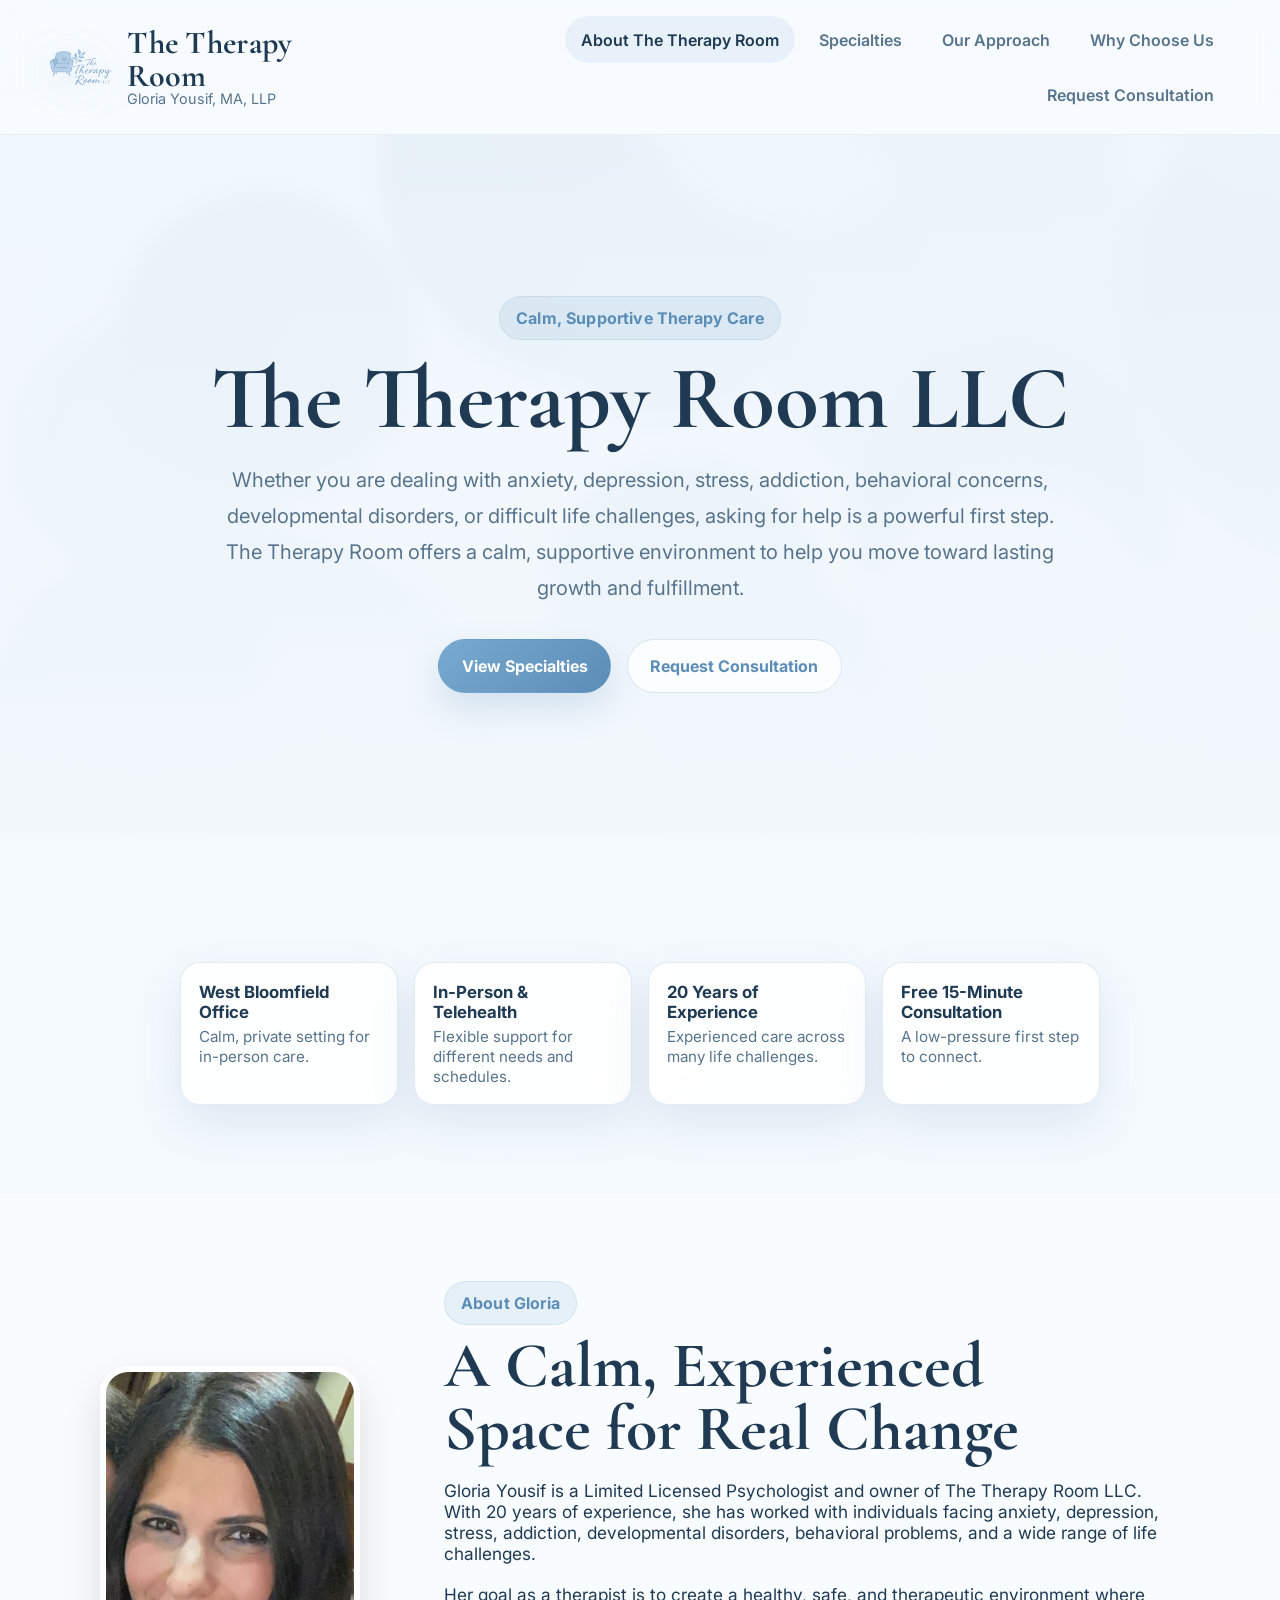
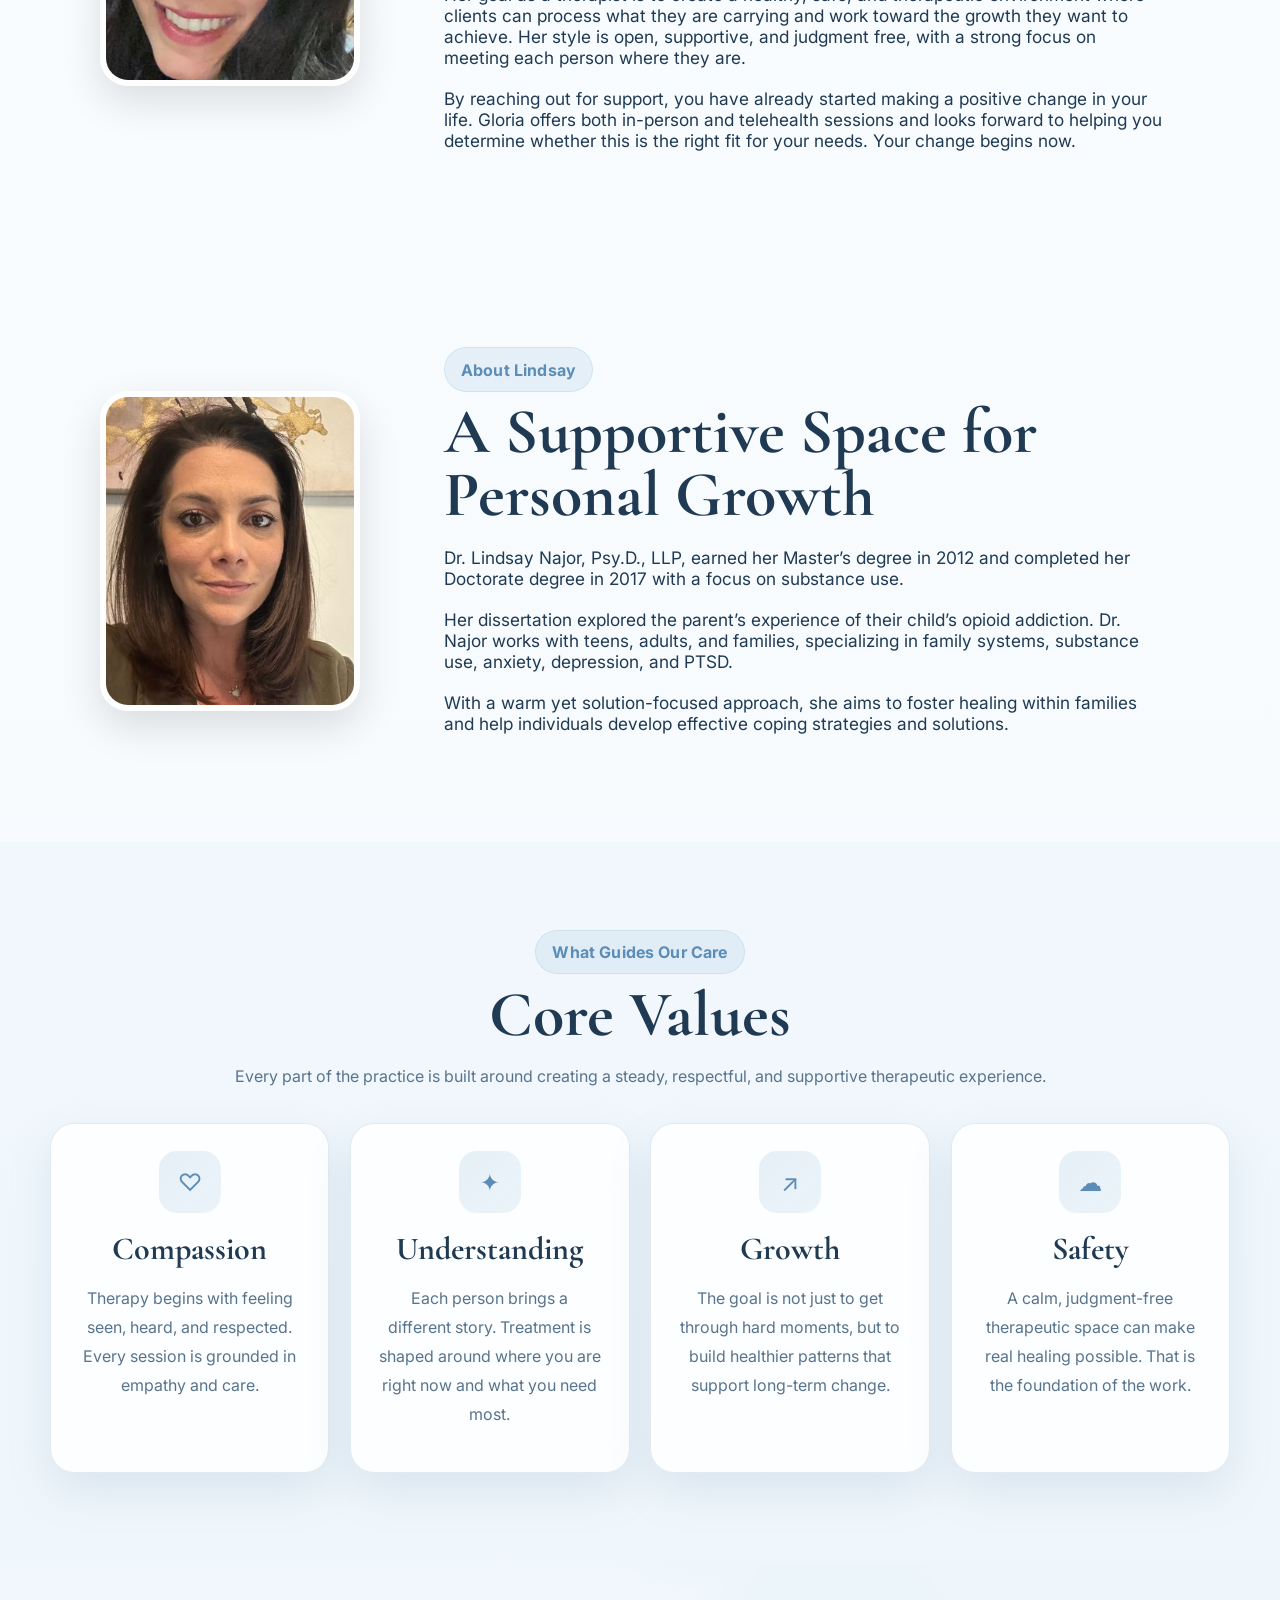
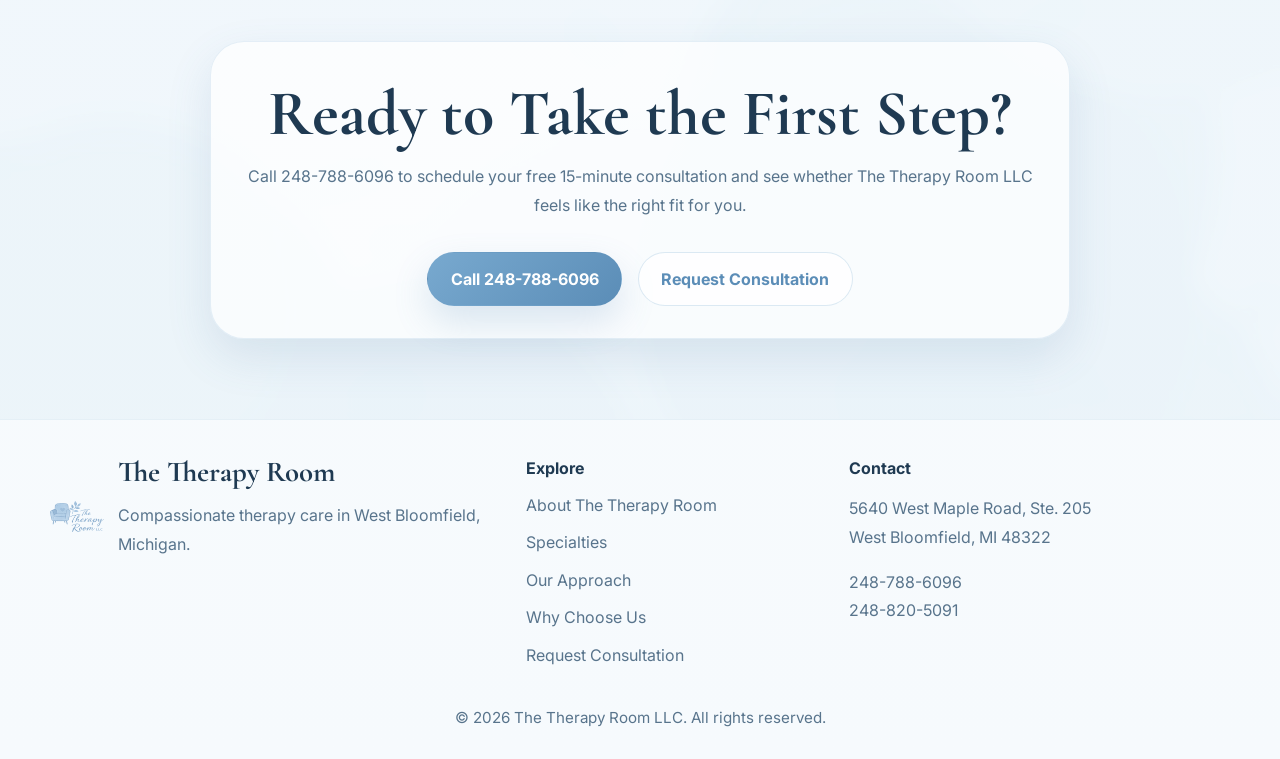
<file: index.html>
<!DOCTYPE html>
<html lang="en">
<head>
<meta name="google-site-verification" content="6MJzPszgKAYPvbZtDSgkkbFFVV6pE03hGBooeOqY4LU" />  <meta charset="UTF-8" />
  <meta name="viewport" content="width=device-width, initial-scale=1.0" />
  <title>The Therapy Room LLC</title>
  <meta name="description" content="The Therapy Room LLC offers calm, compassionate therapy care in West Bloomfield with in-person and telehealth support." />
  <link rel="icon" type="image/png" href="/assets/logo.png">
  <link rel="apple-touch-icon" href="/assets/logo.png">
  <meta property="og:image" content="/assets/logo.png">
  <link rel="icon" type="image/png" href="assets/favicon.png" />
  <link rel="preconnect" href="https://fonts.googleapis.com">
  <link rel="preconnect" href="https://fonts.gstatic.com" crossorigin>
  <link href="https://fonts.googleapis.com/css2?family=Cormorant+Garamond:wght@500;600;700&family=Inter:wght@400;500;600;700;800&display=swap" rel="stylesheet">
  <link rel="stylesheet" href="styles.css" />
</head>
<body>
  <header class="site-header">
    <div class="container nav-wrap">
      <a class="brand" href="/">
        <img src="assets/logo.png" alt="The Therapy Room LLC logo" />
        <div class="brand-text">
          <strong>The Therapy Room</strong>
          <span>Gloria Yousif, MA, LLP</span>
        </div>
      </a>
      <button class="mobile-toggle" type="button" aria-label="Open menu" data-nav-toggle>
        ☰
      </button>
      <nav class="nav-links" data-nav-links>
        <a href="/" class="active">About The Therapy Room</a><a href="/specialties/" class="">Specialties</a><a href="/our-approach/" class="">Our Approach</a><a href="/why-choose-us/" class="">Why Choose Us</a><a href="/request-consultation/" class="">Request Consultation</a>
      </nav>
    </div>
  </header>

  <main>
    <section class="hero ">
      <div class="hero-media"><img src="assets/home-bg.jpg" alt="" /></div>
      <div class="hero-overlay"></div>
      <div class="container hero-inner">
        <div class="badge reveal">Calm, Supportive Therapy Care</div>
        <h1 class="reveal">The Therapy Room LLC</h1>
        <p class="lead reveal">Whether you are dealing with anxiety, depression, stress, addiction, behavioral concerns, developmental disorders, or difficult life challenges, asking for help is a powerful first step. The Therapy Room offers a calm, supportive environment to help you move toward lasting growth and fulfillment.</p>
        <div class="actions reveal"><a class="btn btn-primary" href="/specialties/">View Specialties</a><a class="btn btn-secondary" href="/request-consultation/">Request Consultation</a></div>
      </div>
    </section>

    <section class="section">
      <div class="container">
        <div class="highlights">
          <div class="highlight reveal"><strong>West Bloomfield Office</strong><span>Calm, private setting for in-person care.</span></div>
          <div class="highlight reveal"><strong>In-Person & Telehealth</strong><span>Flexible support for different needs and schedules.</span></div>
          <div class="highlight reveal"><strong>20 Years of Experience</strong><span>Experienced care across many life challenges.</span></div>
          <div class="highlight reveal"><strong>Free 15-Minute Consultation</strong><span>A low-pressure first step to connect.</span></div>
        </div>
      </div>
    </section>

    <section class="section soft">
      <div class="container therapist-profile">
        <div class="therapist-photo reveal">
          <img src="assets/gloria.jpg" alt="Gloria Yousif, MA, LLP">
        </div>
        <div class="therapist-text centered-copy">
          <div class="section-header reveal">
            <div class="badge">About Gloria</div>
            <h2 class="section-title">A Calm, Experienced Space for Real Change</h2>
          </div>
          <p class="reveal">Gloria Yousif is a Limited Licensed Psychologist and owner of The Therapy Room LLC. With 20 years of experience, she has worked with individuals facing anxiety, depression, stress, addiction, developmental disorders, behavioral problems, and a wide range of life challenges.</p>
          <p class="reveal">Her goal as a therapist is to create a healthy, safe, and therapeutic environment where clients can process what they are carrying and work toward the growth they want to achieve. Her style is open, supportive, and judgment free, with a strong focus on meeting each person where they are.</p>
          <p class="reveal">By reaching out for support, you have already started making a positive change in your life. Gloria offers both in-person and telehealth sessions and looks forward to helping you determine whether this is the right fit for your needs. Your change begins now.</p>
        </div>
      </div>
    </section>

    <section class="section soft">
      <div class="container therapist-profile">
        <div class="therapist-photo reveal">
          <img src="assets/lindsay.jpg" alt="Dr. Lindsay Najor, Psy.D., LLP">
        </div>
        <div class="therapist-text centered-copy">
          <div class="section-header reveal">
            <div class="badge">About Lindsay</div>
            <h2 class="section-title">A Supportive Space for Personal Growth</h2>
          </div>
          <p class="reveal">Dr. Lindsay Najor, Psy.D., LLP, earned her Master’s degree in 2012 and completed her Doctorate degree in 2017 with a focus on substance use.</p>
          <p class="reveal">Her dissertation explored the parent’s experience of their child’s opioid addiction. Dr. Najor works with teens, adults, and families, specializing in family systems, substance use, anxiety, depression, and PTSD.</p>
          <p class="reveal">With a warm yet solution-focused approach, she aims to foster healing within families and help individuals develop effective coping strategies and solutions.</p>
        </div>
      </div>
    </section>

    <section class="section">
      <div class="container">
        <div class="section-header reveal">
          <div class="badge">What Guides Our Care</div>
          <h2 class="section-title">Core Values</h2>
          <p>Every part of the practice is built around creating a steady, respectful, and supportive therapeutic experience.</p>
        </div>
        <div class="grid-4">
          <article class="card reveal"><div class="icon">♡</div><h3>Compassion</h3><p>Therapy begins with feeling seen, heard, and respected. Every session is grounded in empathy and care.</p></article>
          <article class="card reveal"><div class="icon">✦</div><h3>Understanding</h3><p>Each person brings a different story. Treatment is shaped around where you are right now and what you need most.</p></article>
          <article class="card reveal"><div class="icon">↗</div><h3>Growth</h3><p>The goal is not just to get through hard moments, but to build healthier patterns that support long-term change.</p></article>
          <article class="card reveal"><div class="icon">☁</div><h3>Safety</h3><p>A calm, judgment-free therapeutic space can make real healing possible. That is the foundation of the work.</p></article>
        </div>
      </div>
    </section>

    <section class="cta-band">
      <div class="container">
        <div class="cta-box reveal">
          <h2 class="section-title">Ready to Take the First Step?</h2>
          <p class="body-text">Call 248-788-6096 to schedule your free 15-minute consultation and see whether The Therapy Room LLC feels like the right fit for you.</p>
          <div class="actions"><a class="btn btn-primary" href="tel:2487886096">Call 248-788-6096</a><a class="btn btn-secondary" href="/request-consultation/">Request Consultation</a></div>
        </div>
      </div>
    </section>
  </main>

  <footer class="footer">
    <div class="container footer-grid">
      <div>
        <div class="footer-brand">
          <img src="assets/logo.png" alt="The Therapy Room LLC logo" />
          <div>
            <strong>The Therapy Room</strong>
            <p>Compassionate therapy care in West Bloomfield, Michigan.</p>
          </div>
        </div>
      </div>
      <div>
        <h4>Explore</h4>
        <div class="footer-links"><a href="/">About The Therapy Room</a><a href="/specialties/">Specialties</a><a href="/our-approach/">Our Approach</a><a href="/why-choose-us/">Why Choose Us</a><a href="/request-consultation/">Request Consultation</a></div>
      </div>
      <div>
        <h4>Contact</h4>
        <p>5640 West Maple Road, Ste. 205<br>West Bloomfield, MI 48322</p>
        <p><a href="tel:2487886096">248-788-6096</a><br><a href="tel:2488205091">248-820-5091</a></p>
      </div>
    </div>
    <div class="container copyright">© 2026 The Therapy Room LLC. All rights reserved.</div>
  </footer>

  <script src="script.js"></script>
</body>
</html>
</file>
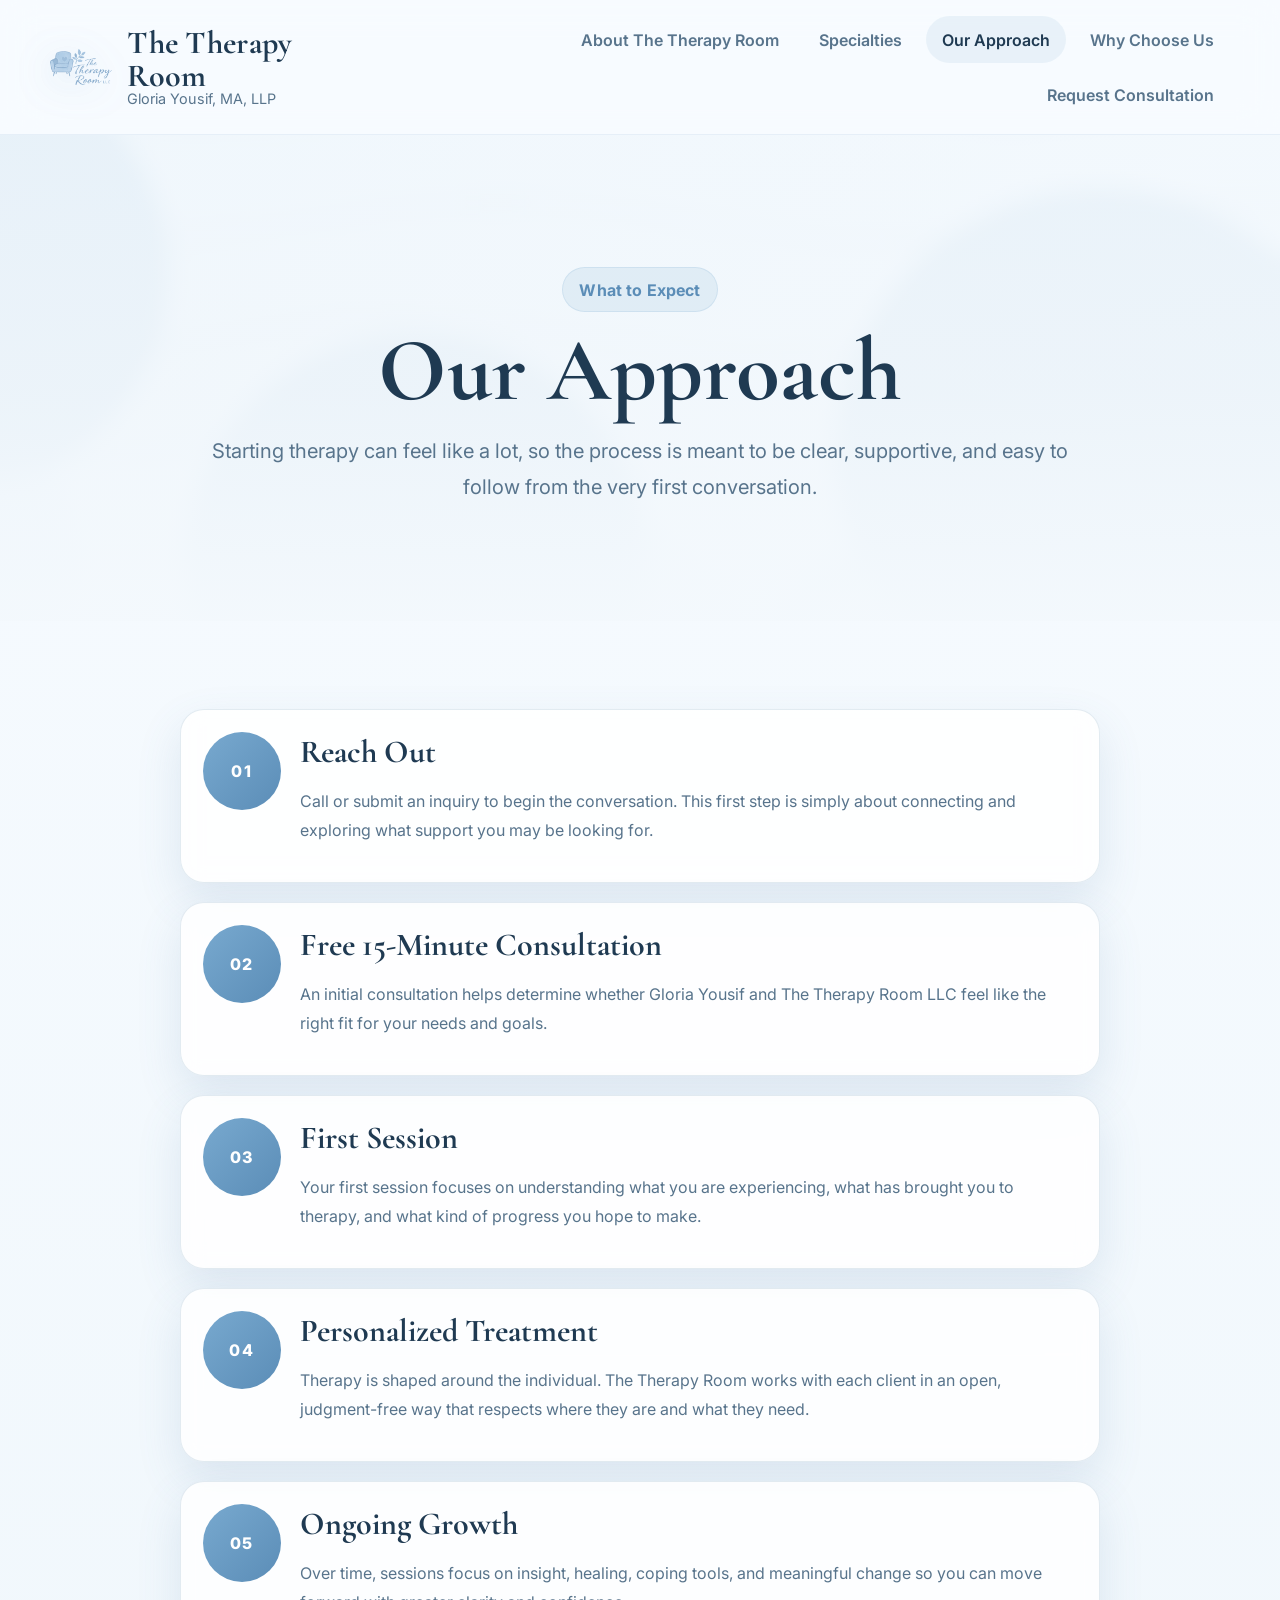
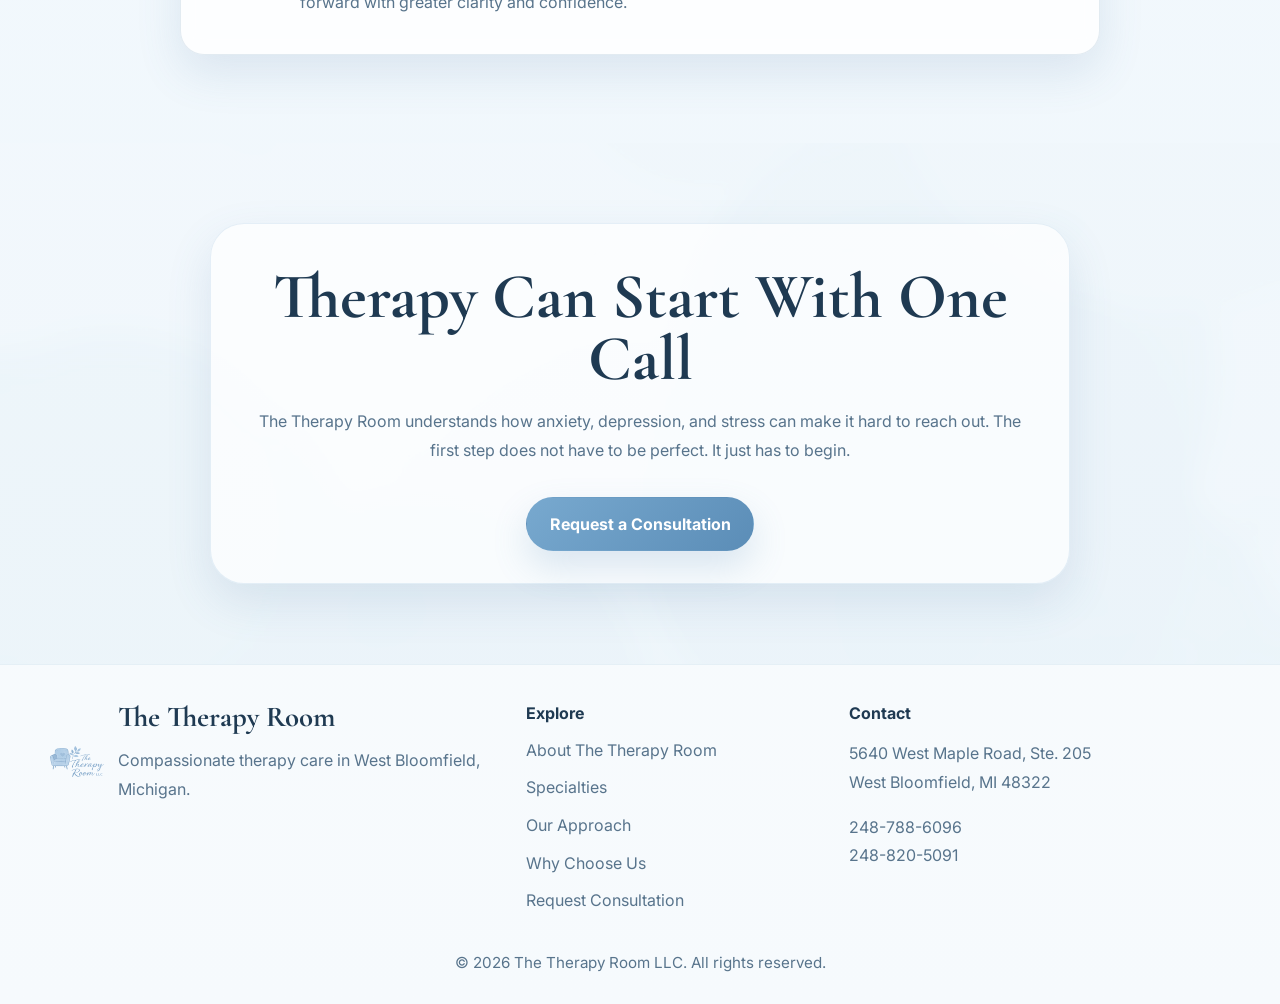
<file: our-approach/index.html>
<!DOCTYPE html>
<html lang="en">
<head>
  <meta charset="UTF-8" />
  <meta name="viewport" content="width=device-width, initial-scale=1.0" />
  <title>Our Approach | The Therapy Room LLC</title>
  <meta name="description" content="The Therapy Room LLC offers calm, compassionate therapy care in West Bloomfield with in-person and telehealth support." />
  <link rel="icon" type="image/png" href="../assets/favicon.png" />
  <link rel="preconnect" href="https://fonts.googleapis.com">
  <link rel="preconnect" href="https://fonts.gstatic.com" crossorigin>
  <link href="https://fonts.googleapis.com/css2?family=Cormorant+Garamond:wght@500;600;700&family=Inter:wght@400;500;600;700;800&display=swap" rel="stylesheet">
  <link rel="stylesheet" href="../styles.css" />
</head>
<body>
  <header class="site-header">
    <div class="container nav-wrap">
      <a class="brand" href="/">
        <img src="../assets/logo.png" alt="The Therapy Room LLC logo" />
        <div class="brand-text">
          <strong>The Therapy Room</strong>
          <span>Gloria Yousif, MA, LLP</span>
        </div>
      </a>
      <button class="mobile-toggle" type="button" aria-label="Open menu" data-nav-toggle>
        ☰
      </button>
      <nav class="nav-links" data-nav-links>
        <a href="/" class="">About The Therapy Room</a><a href="/specialties/" class="">Specialties</a><a href="/our-approach/" class="active">Our Approach</a><a href="/why-choose-us/" class="">Why Choose Us</a><a href="/request-consultation/" class="">Request Consultation</a>
      </nav>
    </div>
  </header>

  <main>
    <section class="hero compact">
      <div class="hero-media"><img src="../assets/approach-bg.jpg" alt="" /></div>
      <div class="hero-overlay"></div>
      <div class="container hero-inner">
        <div class="badge reveal">What to Expect</div>
        <h1 class="reveal">Our Approach</h1>
        <p class="lead reveal">Starting therapy can feel like a lot, so the process is meant to be clear, supportive, and easy to follow from the very first conversation.</p>
        
      </div>
    </section>
    
<section class="section">
  <div class="container">
    <div class="timeline">
      <article class="timeline-step reveal"><div class="timeline-number">01</div><div><h3>Reach Out</h3><p>Call or submit an inquiry to begin the conversation. This first step is simply about connecting and exploring what support you may be looking for.</p></div></article>
      <article class="timeline-step reveal"><div class="timeline-number">02</div><div><h3>Free 15-Minute Consultation</h3><p>An initial consultation helps determine whether Gloria Yousif and The Therapy Room LLC feel like the right fit for your needs and goals.</p></div></article>
      <article class="timeline-step reveal"><div class="timeline-number">03</div><div><h3>First Session</h3><p>Your first session focuses on understanding what you are experiencing, what has brought you to therapy, and what kind of progress you hope to make.</p></div></article>
      <article class="timeline-step reveal"><div class="timeline-number">04</div><div><h3>Personalized Treatment</h3><p>Therapy is shaped around the individual. The Therapy Room works with each client in an open, judgment-free way that respects where they are and what they need.</p></div></article>
      <article class="timeline-step reveal"><div class="timeline-number">05</div><div><h3>Ongoing Growth</h3><p>Over time, sessions focus on insight, healing, coping tools, and meaningful change so you can move forward with greater clarity and confidence.</p></div></article>
    </div>
  </div>
</section>
<section class="cta-band">
  <div class="container"><div class="cta-box reveal"><h2 class="section-title">Therapy Can Start With One Call</h2><p class="body-text">The Therapy Room understands how anxiety, depression, and stress can make it hard to reach out. The first step does not have to be perfect. It just has to begin.</p><div class="actions"><a class="btn btn-primary" href="/request-consultation/">Request a Consultation</a></div></div></div>
</section>

  </main>

  <footer class="footer">
    <div class="container footer-grid">
      <div>
        <div class="footer-brand">
          <img src="../assets/logo.png" alt="The Therapy Room LLC logo" />
          <div>
            <strong>The Therapy Room</strong>
            <p>Compassionate therapy care in West Bloomfield, Michigan.</p>
          </div>
        </div>
      </div>
      <div>
        <h4>Explore</h4>
        <div class="footer-links"><a href="/">About The Therapy Room</a><a href="/specialties/">Specialties</a><a href="/our-approach/">Our Approach</a><a href="/why-choose-us/">Why Choose Us</a><a href="/request-consultation/">Request Consultation</a></div>
      </div>
      <div>
        <h4>Contact</h4>
        <p>5640 West Maple Road, Ste. 205<br>West Bloomfield, MI 48322</p>
        <p><a href="tel:2487886096">248-788-6096</a><br><a href="tel:2488205091">248-820-5091</a></p>
      </div>
    </div>
    <div class="container copyright">© 2026 The Therapy Room LLC. All rights reserved.</div>
  </footer>

  <script src="../script.js"></script>
</body>
</html>
</file>
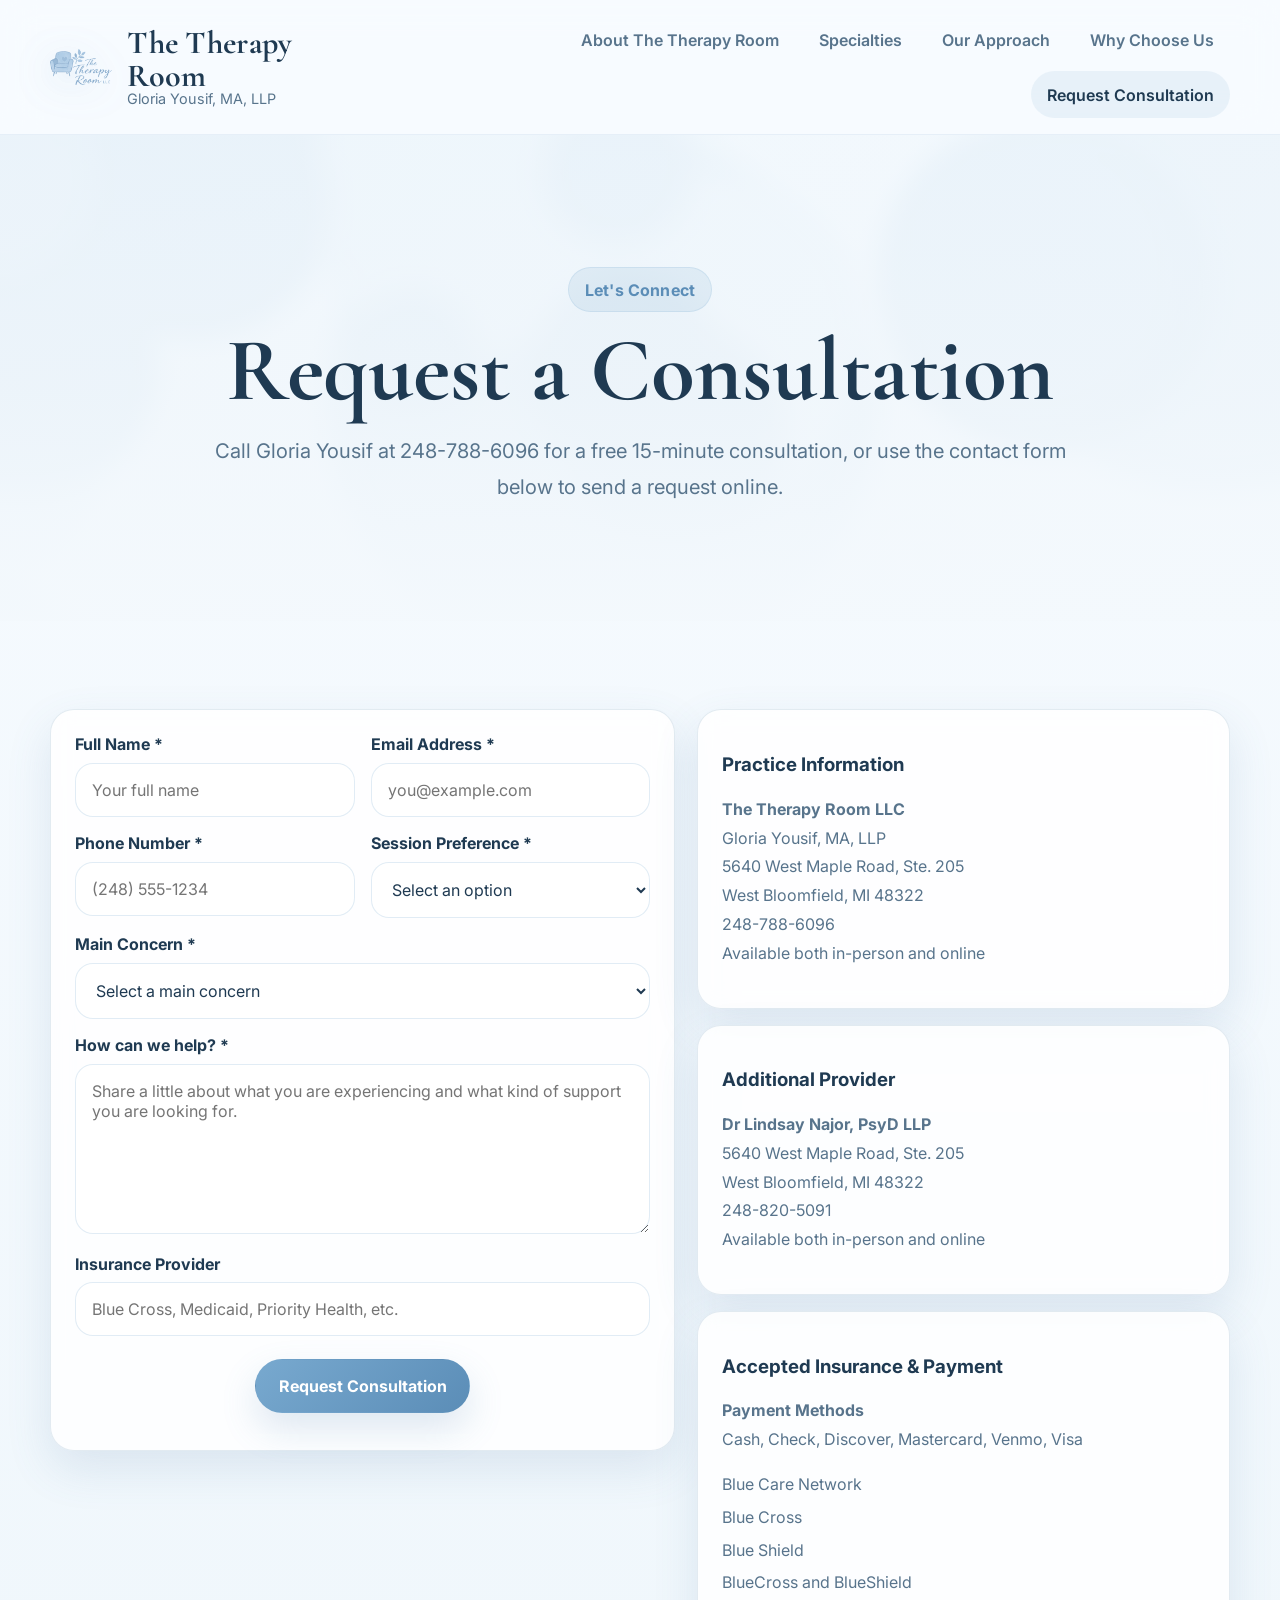
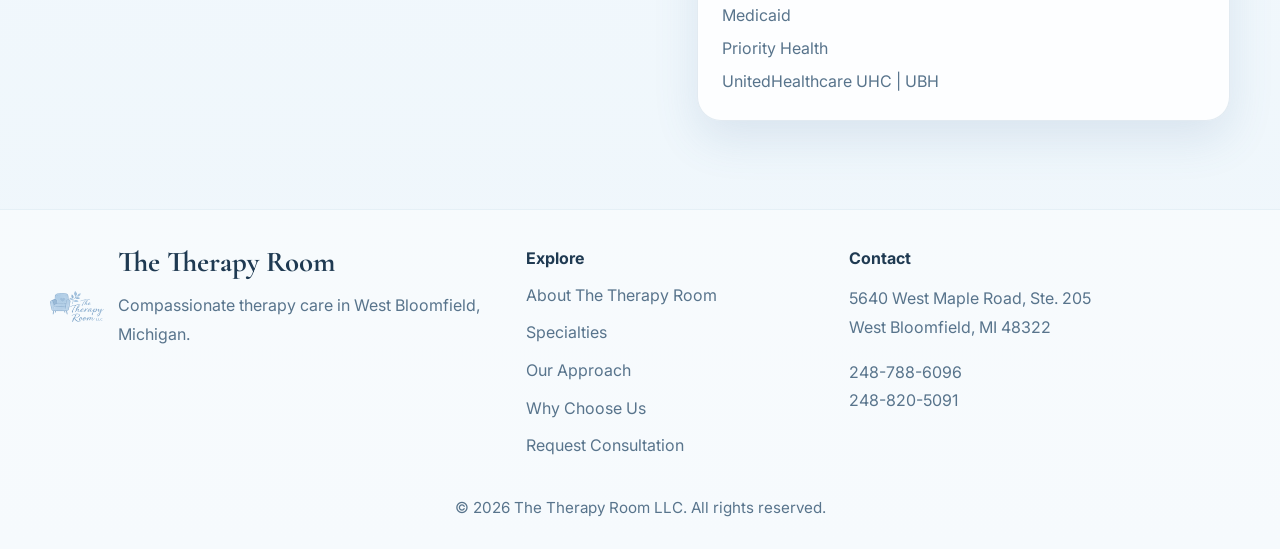
<file: request-consultation/index.html>
<!DOCTYPE html>
<html lang="en">
<head>
  <meta charset="UTF-8" />
  <meta name="viewport" content="width=device-width, initial-scale=1.0" />
  <title>Request Consultation | The Therapy Room LLC</title>
  <meta name="description" content="The Therapy Room LLC offers calm, compassionate therapy care in West Bloomfield with in-person and telehealth support." />
  <link rel="icon" type="image/png" href="../assets/favicon.png" />
  <link rel="preconnect" href="https://fonts.googleapis.com">
  <link rel="preconnect" href="https://fonts.gstatic.com" crossorigin>
  <link href="https://fonts.googleapis.com/css2?family=Cormorant+Garamond:wght@500;600;700&family=Inter:wght@400;500;600;700;800&display=swap" rel="stylesheet">
  <link rel="stylesheet" href="../styles.css" />
</head>
<body>
  <header class="site-header">
    <div class="container nav-wrap">
      <a class="brand" href="/">
        <img src="../assets/logo.png" alt="The Therapy Room LLC logo" />
        <div class="brand-text">
          <strong>The Therapy Room</strong>
          <span>Gloria Yousif, MA, LLP</span>
        </div>
      </a>
      <button class="mobile-toggle" type="button" aria-label="Open menu" data-nav-toggle>
        ☰
      </button>
      <nav class="nav-links" data-nav-links>
        <a href="/" class="">About The Therapy Room</a><a href="/specialties/" class="">Specialties</a><a href="/our-approach/" class="">Our Approach</a><a href="/why-choose-us/" class="">Why Choose Us</a><a href="/request-consultation/" class="active">Request Consultation</a>
      </nav>
    </div>
  </header>

  <main>
    <section class="hero compact">
      <div class="hero-media"><img src="../assets/contact-bg.jpg" alt="" /></div>
      <div class="hero-overlay"></div>
      <div class="container hero-inner">
        <div class="badge reveal">Let's Connect</div>
        <h1 class="reveal">Request a Consultation</h1>
        <p class="lead reveal">Call Gloria Yousif at 248-788-6096 for a free 15-minute consultation, or use the contact form below to send a request online.</p>
        
      </div>
    </section>
    
<section class="section">
  <div class="container contact-layout">
    <div class="form-panel reveal">
     <form action="https://formspree.io/f/xbdzykga" method="POST" data-contact-form>
        <input type="hidden" name="_subject" value="New Therapy Room consultation request" />
        <div class="field-grid">
          <div><label for="name">Full Name *</label><input id="name" name="name" required maxlength="100" placeholder="Your full name"></div>
          <div><label for="email">Email Address *</label><input type="email" id="email" name="email" required maxlength="255" placeholder="you@example.com"></div>
        </div>
        <div class="field-grid" style="margin-top:1rem;">
          <div><label for="phone">Phone Number *</label><input type="tel" id="phone" name="phone" required maxlength="20" placeholder="(248) 555-1234"></div>
          <div><label for="sessionPreference">Session Preference *</label><select id="sessionPreference" name="sessionPreference" required><option value="">Select an option</option><option>In Person</option><option>Telehealth</option><option>Open to Either</option></select></div>
        </div>
        <div style="margin-top:1rem;"><label for="concerns">Main Concern *</label><select id="concerns" name="concerns" required><option value="">Select a main concern</option><option>Anxiety</option><option>Depression</option><option>Stress</option><option>Addiction</option><option>Behavioral Concerns</option><option>Developmental Concerns</option><option>Life Challenges</option><option>Other</option></select></div>
        <div style="margin-top:1rem;"><label for="message">How can we help? *</label><textarea id="message" name="message" required maxlength="1000" placeholder="Share a little about what you are experiencing and what kind of support you are looking for."></textarea></div>
        <div style="margin-top:1rem;"><label for="insurance">Insurance Provider</label><input id="insurance" name="insurance" maxlength="120" placeholder="Blue Cross, Medicaid, Priority Health, etc."></div>
        <div class="actions" style="margin-top:1.4rem;"><button class="btn btn-primary" type="submit">Request Consultation</button></div>
        <div class="form-status" data-form-status></div>
  
      </form>
    </div>
    <div class="contact-stack">
      <article class="info-card reveal">
  <h3>Practice Information</h3>
  <p>
    <strong>The Therapy Room LLC</strong><br>
    Gloria Yousif, MA, LLP<br>
    5640 West Maple Road, Ste. 205<br>
    West Bloomfield, MI 48322<br>
    <a href="tel:2487886096">248-788-6096</a><br>
    Available both in-person and online
  </p>
</article>

<article class="info-card reveal">
  <h3>Additional Provider</h3>
  <p>
    <strong>Dr Lindsay Najor, PsyD LLP</strong><br>
    5640 West Maple Road, Ste. 205<br>
    West Bloomfield, MI 48322<br>
    <a href="tel:2488205091">248-820-5091</a><br>
    Available both in-person and online
  </p>
</article>
      <article class="info-card reveal"><h3>Accepted Insurance & Payment</h3><p><strong>Payment Methods</strong><br>Cash, Check, Discover, Mastercard, Venmo, Visa</p><ul class="clean"><li>Blue Care Network</li><li>Blue Cross</li><li>Blue Shield</li><li>BlueCross and BlueShield</li><li>Medicaid</li><li>Priority Health</li><li>UnitedHealthcare UHC | UBH</li></ul></article>
    </div>
  </div>
</section>

  </main>

  <footer class="footer">
    <div class="container footer-grid">
      <div>
        <div class="footer-brand">
          <img src="../assets/logo.png" alt="The Therapy Room LLC logo" />
          <div>
            <strong>The Therapy Room</strong>
            <p>Compassionate therapy care in West Bloomfield, Michigan.</p>
          </div>
        </div>
      </div>
      <div>
        <h4>Explore</h4>
        <div class="footer-links"><a href="/">About The Therapy Room</a><a href="/specialties/">Specialties</a><a href="/our-approach/">Our Approach</a><a href="/why-choose-us/">Why Choose Us</a><a href="/request-consultation/">Request Consultation</a></div>
      </div>
      <div>
        <h4>Contact</h4>
        <p>5640 West Maple Road, Ste. 205<br>West Bloomfield, MI 48322</p>
        <p><a href="tel:2487886096">248-788-6096</a><br><a href="tel:2488205091">248-820-5091</a></p>
      </div>
    </div>
    <div class="container copyright">© 2026 The Therapy Room LLC. All rights reserved.</div>
  </footer>

  <script src="../script.js"></script>
</body>
</html>
</file>
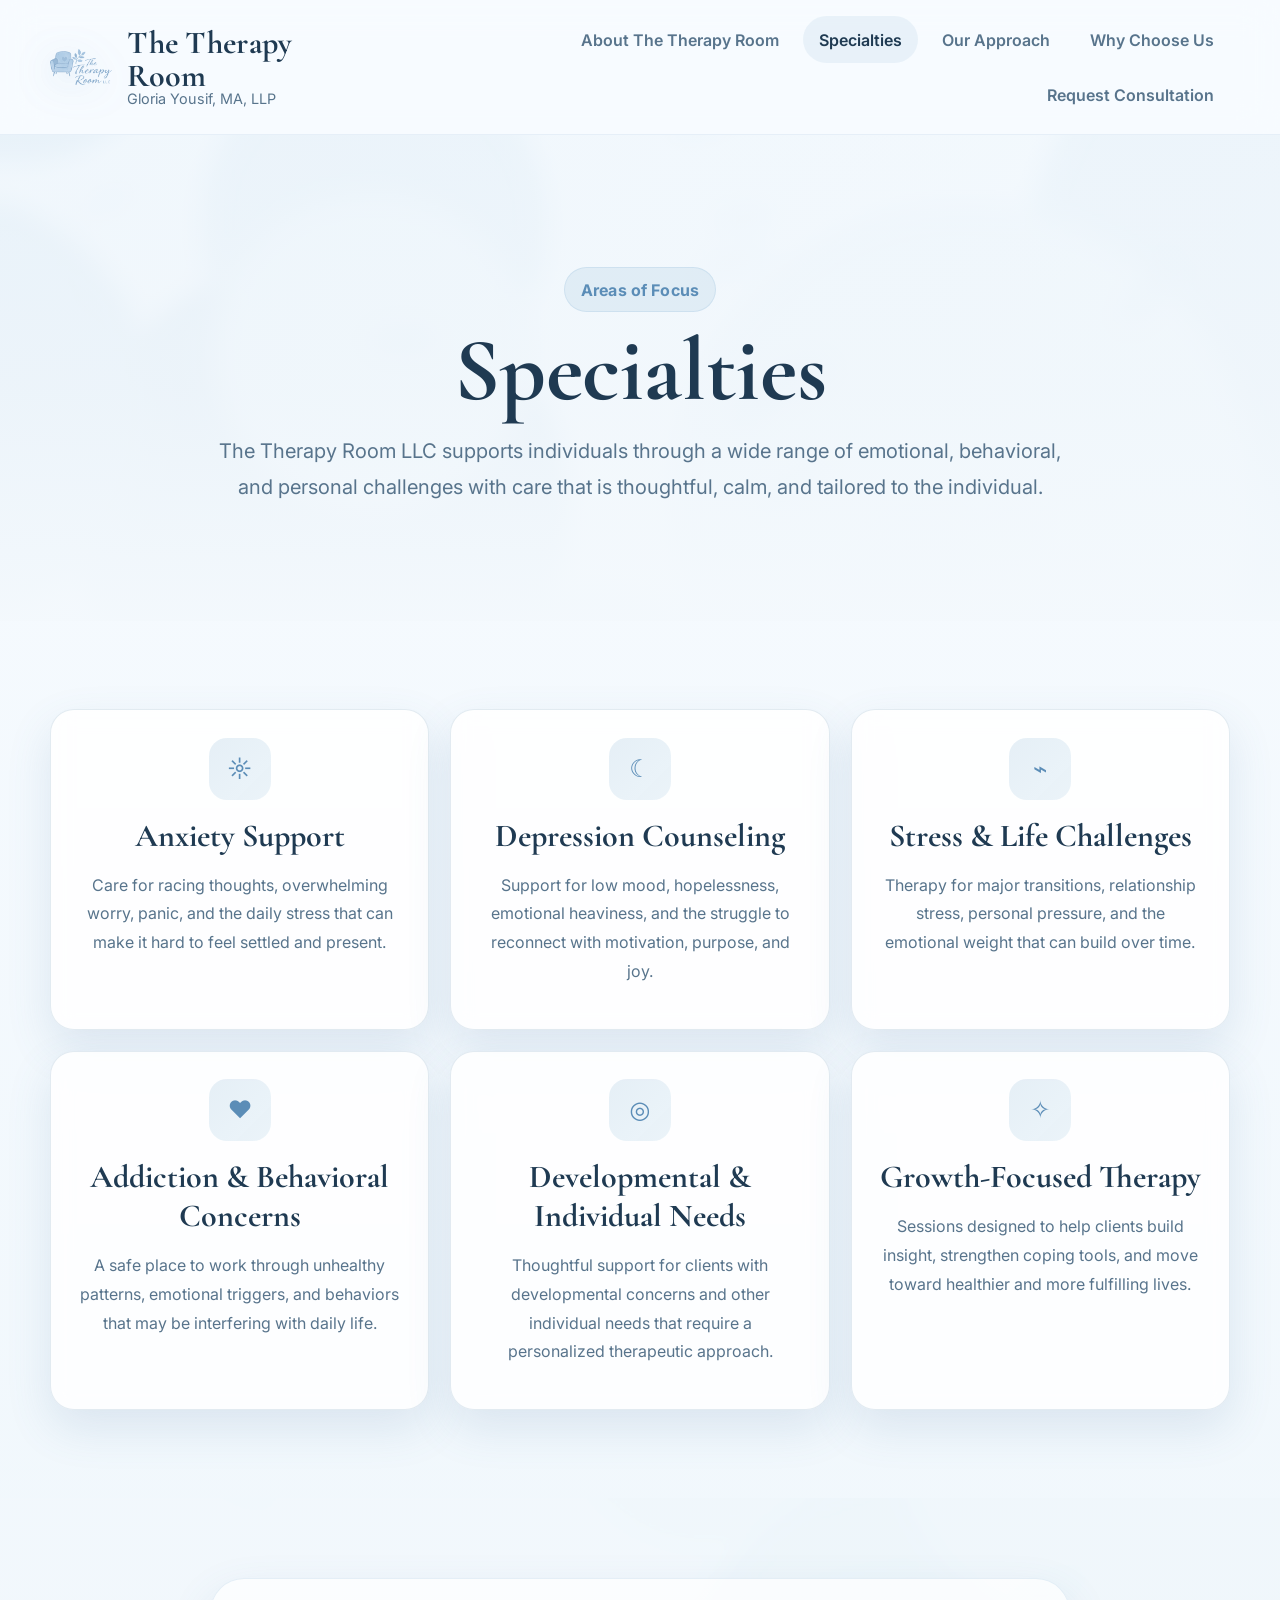
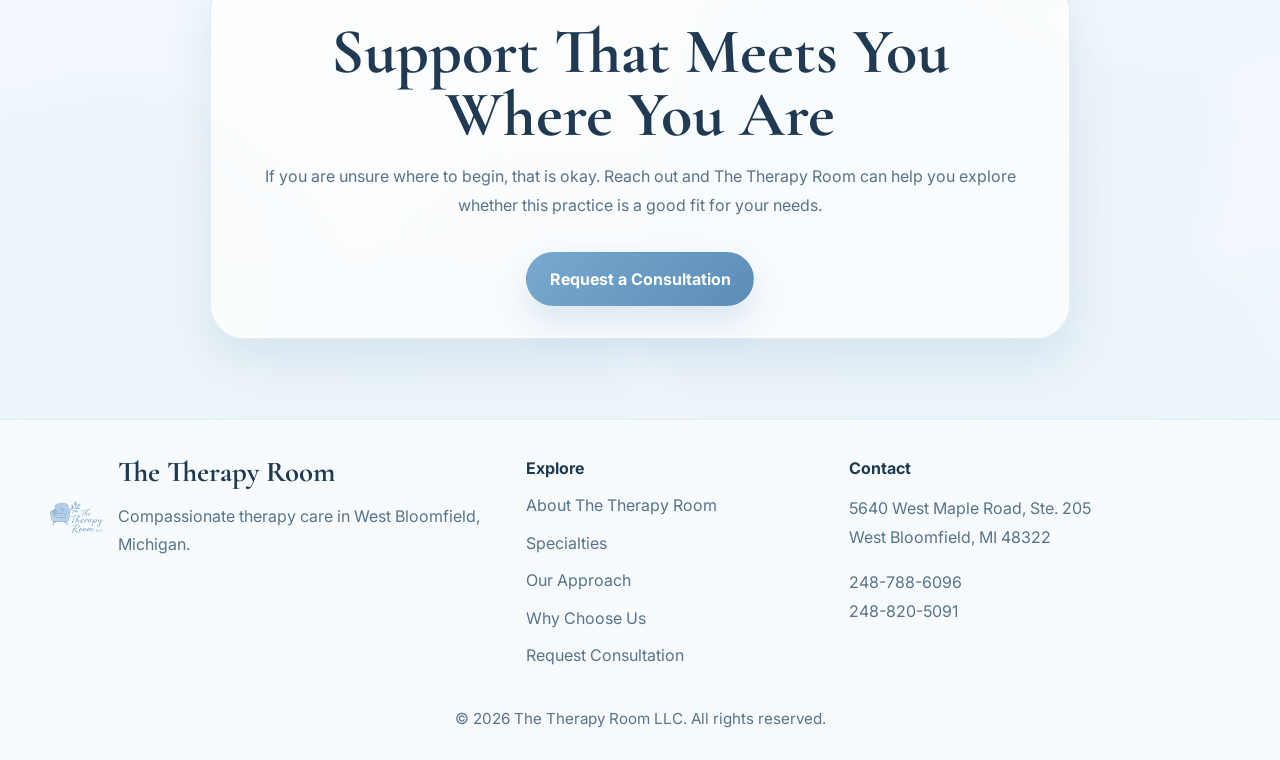
<file: specialties/index.html>
<!DOCTYPE html>
<html lang="en">
<head>
  <meta charset="UTF-8" />
  <meta name="viewport" content="width=device-width, initial-scale=1.0" />
  <title>Specialties | The Therapy Room LLC</title>
  <meta name="description" content="The Therapy Room LLC offers calm, compassionate therapy care in West Bloomfield with in-person and telehealth support." />
  <link rel="icon" type="image/png" href="../assets/favicon.png" />
  <link rel="preconnect" href="https://fonts.googleapis.com">
  <link rel="preconnect" href="https://fonts.gstatic.com" crossorigin>
  <link href="https://fonts.googleapis.com/css2?family=Cormorant+Garamond:wght@500;600;700&family=Inter:wght@400;500;600;700;800&display=swap" rel="stylesheet">
  <link rel="stylesheet" href="../styles.css" />
</head>
<body>
  <header class="site-header">
    <div class="container nav-wrap">
      <a class="brand" href="/">
        <img src="../assets/logo.png" alt="The Therapy Room LLC logo" />
        <div class="brand-text">
          <strong>The Therapy Room</strong>
          <span>Gloria Yousif, MA, LLP</span>
        </div>
      </a>
      <button class="mobile-toggle" type="button" aria-label="Open menu" data-nav-toggle>
        ☰
      </button>
      <nav class="nav-links" data-nav-links>
        <a href="/" class="">About The Therapy Room</a><a href="/specialties/" class="active">Specialties</a><a href="/our-approach/" class="">Our Approach</a><a href="/why-choose-us/" class="">Why Choose Us</a><a href="/request-consultation/" class="">Request Consultation</a>
      </nav>
    </div>
  </header>

  <main>
    <section class="hero compact">
      <div class="hero-media"><img src="../assets/specialties-bg.jpg" alt="" /></div>
      <div class="hero-overlay"></div>
      <div class="container hero-inner">
        <div class="badge reveal">Areas of Focus</div>
        <h1 class="reveal">Specialties</h1>
        <p class="lead reveal">The Therapy Room LLC supports individuals through a wide range of emotional, behavioral, and personal challenges with care that is thoughtful, calm, and tailored to the individual.</p>
        
      </div>
    </section>
    
<section class="section">
  <div class="container">
    <div class="grid-3">
      <article class="card reveal"><div class="icon">☼</div><h3>Anxiety Support</h3><p>Care for racing thoughts, overwhelming worry, panic, and the daily stress that can make it hard to feel settled and present.</p></article>
      <article class="card reveal"><div class="icon">☾</div><h3>Depression Counseling</h3><p>Support for low mood, hopelessness, emotional heaviness, and the struggle to reconnect with motivation, purpose, and joy.</p></article>
      <article class="card reveal"><div class="icon">⌁</div><h3>Stress & Life Challenges</h3><p>Therapy for major transitions, relationship stress, personal pressure, and the emotional weight that can build over time.</p></article>
      <article class="card reveal"><div class="icon">♥</div><h3>Addiction & Behavioral Concerns</h3><p>A safe place to work through unhealthy patterns, emotional triggers, and behaviors that may be interfering with daily life.</p></article>
      <article class="card reveal"><div class="icon">◎</div><h3>Developmental & Individual Needs</h3><p>Thoughtful support for clients with developmental concerns and other individual needs that require a personalized therapeutic approach.</p></article>
      <article class="card reveal"><div class="icon">✧</div><h3>Growth-Focused Therapy</h3><p>Sessions designed to help clients build insight, strengthen coping tools, and move toward healthier and more fulfilling lives.</p></article>
    </div>
  </div>
</section>
<section class="cta-band">
  <div class="container"><div class="cta-box reveal"><h2 class="section-title">Support That Meets You Where You Are</h2><p class="body-text">If you are unsure where to begin, that is okay. Reach out and The Therapy Room can help you explore whether this practice is a good fit for your needs.</p><div class="actions"><a class="btn btn-primary" href="/request-consultation/">Request a Consultation</a></div></div></div>
</section>

  </main>

  <footer class="footer">
    <div class="container footer-grid">
      <div>
        <div class="footer-brand">
          <img src="../assets/logo.png" alt="The Therapy Room LLC logo" />
          <div>
            <strong>The Therapy Room</strong>
            <p>Compassionate therapy care in West Bloomfield, Michigan.</p>
          </div>
        </div>
      </div>
      <div>
        <h4>Explore</h4>
        <div class="footer-links"><a href="/">About The Therapy Room</a><a href="/specialties/">Specialties</a><a href="/our-approach/">Our Approach</a><a href="/why-choose-us/">Why Choose Us</a><a href="/request-consultation/">Request Consultation</a></div>
      </div>
      <div>
        <h4>Contact</h4>
        <p>5640 West Maple Road, Ste. 205<br>West Bloomfield, MI 48322</p>
        <p><a href="tel:2487886096">248-788-6096</a><br><a href="tel:2488205091">248-820-5091</a></p>
      </div>
    </div>
    <div class="container copyright">© 2026 The Therapy Room LLC. All rights reserved.</div>
  </footer>

  <script src="../script.js"></script>
</body>
</html>
</file>
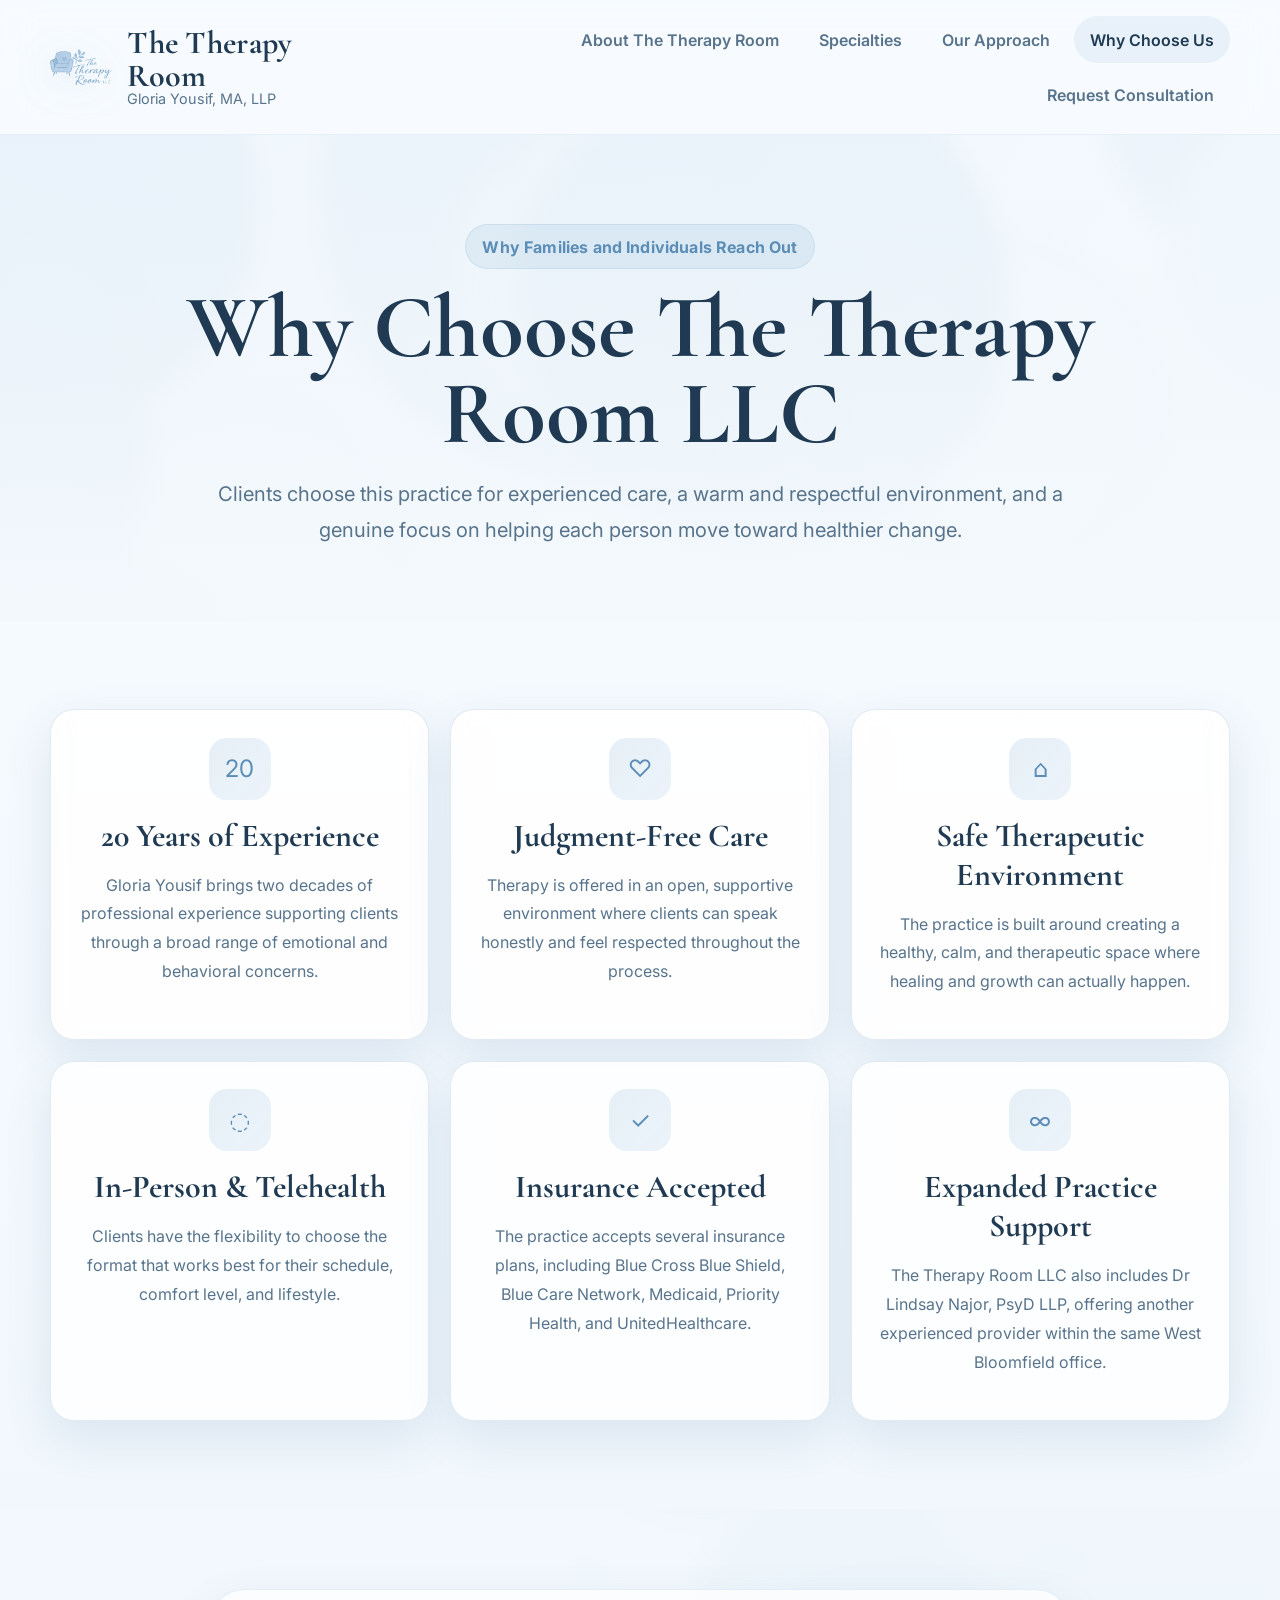
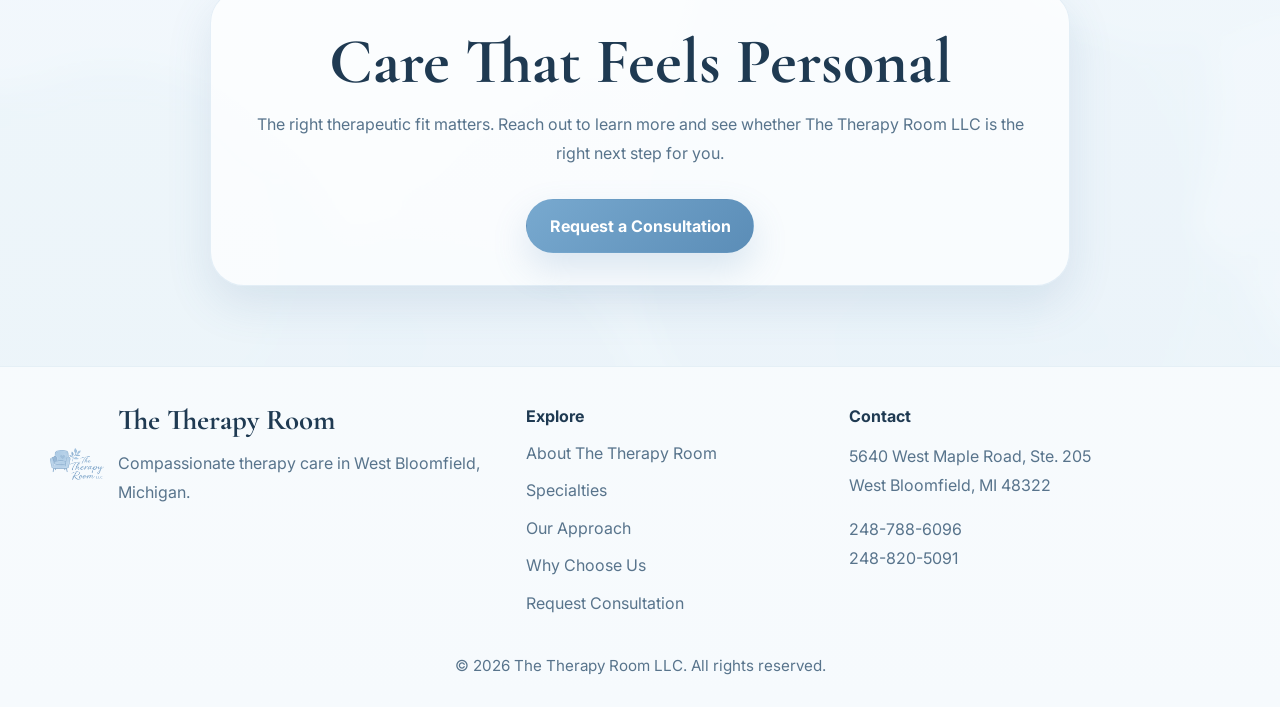
<file: why-choose-us/index.html>
<!DOCTYPE html>
<html lang="en">
<head>
  <meta charset="UTF-8" />
  <meta name="viewport" content="width=device-width, initial-scale=1.0" />
  <title>Why Choose Us | The Therapy Room LLC</title>
  <meta name="description" content="The Therapy Room LLC offers calm, compassionate therapy care in West Bloomfield with in-person and telehealth support." />
  <link rel="icon" type="image/png" href="../assets/favicon.png" />
  <link rel="preconnect" href="https://fonts.googleapis.com">
  <link rel="preconnect" href="https://fonts.gstatic.com" crossorigin>
  <link href="https://fonts.googleapis.com/css2?family=Cormorant+Garamond:wght@500;600;700&family=Inter:wght@400;500;600;700;800&display=swap" rel="stylesheet">
  <link rel="stylesheet" href="../styles.css" />
</head>
<body>
  <header class="site-header">
    <div class="container nav-wrap">
      <a class="brand" href="/">
        <img src="../assets/logo.png" alt="The Therapy Room LLC logo" />
        <div class="brand-text">
          <strong>The Therapy Room</strong>
          <span>Gloria Yousif, MA, LLP</span>
        </div>
      </a>
      <button class="mobile-toggle" type="button" aria-label="Open menu" data-nav-toggle>
        ☰
      </button>
      <nav class="nav-links" data-nav-links>
        <a href="/" class="">About The Therapy Room</a><a href="/specialties/" class="">Specialties</a><a href="/our-approach/" class="">Our Approach</a><a href="/why-choose-us/" class="active">Why Choose Us</a><a href="/request-consultation/" class="">Request Consultation</a>
      </nav>
    </div>
  </header>

  <main>
    <section class="hero compact">
      <div class="hero-media"><img src="../assets/why-bg.jpg" alt="" /></div>
      <div class="hero-overlay"></div>
      <div class="container hero-inner">
        <div class="badge reveal">Why Families and Individuals Reach Out</div>
        <h1 class="reveal">Why Choose The Therapy Room LLC</h1>
        <p class="lead reveal">Clients choose this practice for experienced care, a warm and respectful environment, and a genuine focus on helping each person move toward healthier change.</p>
        
      </div>
    </section>
    
<section class="section">
  <div class="container">
    <div class="grid-3">
      <article class="card reveal"><div class="icon">20</div><h3>20 Years of Experience</h3><p>Gloria Yousif brings two decades of professional experience supporting clients through a broad range of emotional and behavioral concerns.</p></article>
      <article class="card reveal"><div class="icon">♡</div><h3>Judgment-Free Care</h3><p>Therapy is offered in an open, supportive environment where clients can speak honestly and feel respected throughout the process.</p></article>
      <article class="card reveal"><div class="icon">⌂</div><h3>Safe Therapeutic Environment</h3><p>The practice is built around creating a healthy, calm, and therapeutic space where healing and growth can actually happen.</p></article>
      <article class="card reveal"><div class="icon">◌</div><h3>In-Person & Telehealth</h3><p>Clients have the flexibility to choose the format that works best for their schedule, comfort level, and lifestyle.</p></article>
      <article class="card reveal"><div class="icon">✓</div><h3>Insurance Accepted</h3><p>The practice accepts several insurance plans, including Blue Cross Blue Shield, Blue Care Network, Medicaid, Priority Health, and UnitedHealthcare.</p></article>
      <article class="card reveal"><div class="icon">∞</div><h3>Expanded Practice Support</h3><p>The Therapy Room LLC also includes Dr Lindsay Najor, PsyD LLP, offering another experienced provider within the same West Bloomfield office.</p></article>
    </div>
  </div>
</section>
<section class="cta-band">
  <div class="container"><div class="cta-box reveal"><h2 class="section-title">Care That Feels Personal</h2><p class="body-text">The right therapeutic fit matters. Reach out to learn more and see whether The Therapy Room LLC is the right next step for you.</p><div class="actions"><a class="btn btn-primary" href="/request-consultation/">Request a Consultation</a></div></div></div>
</section>

  </main>

  <footer class="footer">
    <div class="container footer-grid">
      <div>
        <div class="footer-brand">
          <img src="../assets/logo.png" alt="The Therapy Room LLC logo" />
          <div>
            <strong>The Therapy Room</strong>
            <p>Compassionate therapy care in West Bloomfield, Michigan.</p>
          </div>
        </div>
      </div>
      <div>
        <h4>Explore</h4>
        <div class="footer-links"><a href="/">About The Therapy Room</a><a href="/specialties/">Specialties</a><a href="/our-approach/">Our Approach</a><a href="/why-choose-us/">Why Choose Us</a><a href="/request-consultation/">Request Consultation</a></div>
      </div>
      <div>
        <h4>Contact</h4>
        <p>5640 West Maple Road, Ste. 205<br>West Bloomfield, MI 48322</p>
        <p><a href="tel:2487886096">248-788-6096</a><br><a href="tel:2488205091">248-820-5091</a></p>
      </div>
    </div>
    <div class="container copyright">© 2026 The Therapy Room LLC. All rights reserved.</div>
  </footer>

  <script src="../script.js"></script>
</body>
</html>
</file>
<file: styles.css>
:root {
  --bg: #f5f9fd;
  --surface: rgba(255,255,255,0.86);
  --surface-strong: #ffffff;
  --text: #1f3a52;
  --muted: #58748c;
  --line: rgba(103, 143, 177, 0.18);
  --primary: #78a9cf;
  --primary-dark: #5b8db7;
  --primary-soft: #dfeef9;
  --accent: #a9cbe4;
  --shadow: 0 18px 45px rgba(79, 123, 161, 0.14);
  --radius: 24px;
  --radius-sm: 16px;
  --max: 1180px;
}

* { box-sizing: border-box; }
html { scroll-behavior: smooth; }
body {
  margin: 0;
  font-family: Inter, ui-sans-serif, system-ui, -apple-system, BlinkMacSystemFont, "Segoe UI", sans-serif;
  color: var(--text);
  background: linear-gradient(180deg, #f7fbff 0%, #eef6fb 100%);
}
a { color: inherit; text-decoration: none; }
img { max-width: 100%; display: block; }
button, input, select, textarea { font: inherit; }

.container {
  width: min(calc(100% - 2rem), var(--max));
  margin: 0 auto;
}

.site-header {
  position: sticky;
  top: 0;
  z-index: 40;
  backdrop-filter: blur(18px);
  background: rgba(247, 251, 255, 0.76);
  border-bottom: 1px solid rgba(120, 169, 207, 0.14);
}

.nav-wrap {
  display: flex;
  align-items: center;
  justify-content: space-between;
  gap: 1rem;
  padding: 1rem 0;
}

.brand {
  display: flex;
  align-items: center;
  gap: 0.95rem;
  min-width: 0;
}
.brand img {
  width: 62px;
  height: 62px;
  object-fit: contain;
  filter: drop-shadow(0 8px 18px rgba(91, 141, 183, 0.18));
}
.brand-text {
  line-height: 1.02;
}
.brand-text strong {
  display: block;
  font-family: "Cormorant Garamond", Georgia, serif;
  font-size: 2rem;
  font-weight: 700;
  letter-spacing: 0.01em;
}
.brand-text span {
  display: block;
  color: var(--muted);
  font-size: 0.9rem;
}

.nav-links {
  display: flex;
  align-items: center;
  gap: 0.5rem;
  flex-wrap: wrap;
  justify-content: flex-end;
}
.nav-links a {
  padding: 0.85rem 1rem;
  border-radius: 999px;
  color: var(--muted);
  font-weight: 600;
  transition: 0.2s ease;
}
.nav-links a:hover,
.nav-links a.active {
  color: var(--text);
  background: rgba(120, 169, 207, 0.12);
}
.mobile-toggle {
  display: none;
  border: 0;
  border-radius: 14px;
  background: var(--primary-soft);
  color: var(--text);
  padding: 0.8rem;
}

.hero {
  position: relative;
  min-height: 78vh;
  display: flex;
  align-items: center;
  overflow: hidden;
}
.hero.compact { min-height: 54vh; }
.hero-media,
.cta-band::before {
  position: absolute;
  inset: 0;
}
.hero-media img,
.cta-band::before {
  width: 100%;
  height: 100%;
  object-fit: cover;
}
.hero-overlay {
  position: absolute;
  inset: 0;
  background:
    linear-gradient(180deg, rgba(246, 251, 255, 0.74) 0%, rgba(244, 249, 253, 0.84) 52%, rgba(244, 249, 253, 0.98) 100%),
    linear-gradient(120deg, rgba(120, 169, 207, 0.16), rgba(169, 203, 228, 0.1));
}
.hero-inner {
  position: relative;
  padding: 5rem 0 4rem;
  text-align: center;
}
.badge {
  display: inline-flex;
  align-items: center;
  gap: 0.5rem;
  padding: 0.7rem 1rem;
  border-radius: 999px;
  background: rgba(120, 169, 207, 0.14);
  border: 1px solid rgba(120, 169, 207, 0.18);
  color: var(--primary-dark);
  font-weight: 700;
  letter-spacing: 0.01em;
}
.hero h1,
.section-title,
.card h3,
.timeline-step h3,
.footer-brand strong {
  font-family: "Cormorant Garamond", Georgia, serif;
}
.hero h1 {
  margin: 1rem auto 1.2rem;
  max-width: 980px;
  font-size: clamp(3.2rem, 7vw, 5.8rem);
  line-height: 0.96;
}
.lead {
  max-width: 860px;
  margin: 0 auto;
  font-size: clamp(1.08rem, 1.8vw, 1.26rem);
  line-height: 1.8;
  color: var(--muted);
}
.actions {
  display: flex;
  justify-content: center;
  gap: 1rem;
  flex-wrap: wrap;
  margin-top: 2rem;
}
.btn {
  display: inline-flex;
  align-items: center;
  justify-content: center;
  gap: 0.65rem;
  padding: 1rem 1.4rem;
  border-radius: 999px;
  font-weight: 700;
  border: 1px solid transparent;
  transition: transform 0.18s ease, background 0.18s ease, color 0.18s ease, border-color 0.18s ease;
}
.btn:hover { transform: translateY(-1px); }
.btn-primary {
  color: white;
  background: linear-gradient(135deg, var(--primary), var(--primary-dark));
  box-shadow: 0 16px 36px rgba(91, 141, 183, 0.2);
}
.btn-secondary {
  color: var(--primary-dark);
  background: rgba(255,255,255,0.75);
  border-color: rgba(120, 169, 207, 0.26);
}

.highlights {
  display: grid;
  grid-template-columns: repeat(4, minmax(0, 1fr));
  gap: 1rem;
  margin: 2.3rem auto 0;
  max-width: 920px;
}
.highlight,
.card,
.info-card,
.timeline-step,
.form-panel,
.contact-stack .info-card {
  background: var(--surface);
  border: 1px solid var(--line);
  box-shadow: var(--shadow);
  backdrop-filter: blur(10px);
}
.highlight {
  padding: 1.15rem;
  border-radius: 20px;
}
.highlight strong {
  display: block;
  font-size: 1.05rem;
  margin-bottom: 0.25rem;
}
.highlight span { color: var(--muted); font-size: 0.95rem; }

.section {
  padding: 5.5rem 0;
}
.section.soft { background: rgba(255,255,255,0.38); }
.section.pattern {
  position: relative;
  overflow: hidden;
}
.section.pattern::before {
  content: "";
  position: absolute;
  inset: 0;
  background: url('./assets/pattern-bg.jpg') center/cover no-repeat;
  opacity: 0.15;
}
.section .container { position: relative; }
.section-header {
  max-width: 850px;
  margin: 0 auto 2rem;
  text-align: center;
}
.section-title {
  font-size: clamp(2.8rem, 5vw, 4.2rem);
  line-height: 0.98;
  margin: 0.6rem 0 1rem;
}
.body-text,
.section-header p,
.card p,
.info-card p,
.timeline-step p,
ul.clean li,
.footer p,
.footer a,
.form-note,
small {
  color: var(--muted);
  line-height: 1.8;
}
.centered-copy {
  max-width: 860px;
  margin: 0 auto;
  text-align: center;
}
.centered-copy p { font-size: 1.08rem; }

.grid-4,
.grid-3,
.grid-2 {
  display: grid;
  gap: 1.3rem;
}
.grid-4 { grid-template-columns: repeat(4, minmax(0, 1fr)); }
.grid-3 { grid-template-columns: repeat(3, minmax(0, 1fr)); }
.grid-2 { grid-template-columns: repeat(2, minmax(0, 1fr)); }
.card {
  border-radius: var(--radius);
  padding: 1.7rem;
  text-align: center;
}
.card .icon {
  width: 62px;
  height: 62px;
  margin: 0 auto 1rem;
  border-radius: 18px;
  display: grid;
  place-items: center;
  background: linear-gradient(135deg, rgba(120, 169, 207, 0.18), rgba(169, 203, 228, 0.22));
  color: var(--primary-dark);
  font-size: 1.5rem;
}
.card h3,
.timeline-step h3 {
  margin: 0 0 0.65rem;
  font-size: 2rem;
}

.timeline {
  max-width: 920px;
  margin: 0 auto;
  display: grid;
  gap: 1.2rem;
}
.timeline-step {
  display: grid;
  grid-template-columns: 78px 1fr;
  gap: 1.2rem;
  align-items: start;
  border-radius: var(--radius);
  padding: 1.35rem;
}
.timeline-number {
  width: 78px;
  height: 78px;
  border-radius: 999px;
  display: grid;
  place-items: center;
  background: linear-gradient(135deg, var(--primary), var(--primary-dark));
  color: white;
  font-weight: 800;
  letter-spacing: 0.08em;
}

.cta-band {
  position: relative;
  overflow: hidden;
  padding: 5rem 0;
}
.cta-band::before {
  content: "";
  background: url('./assets/pattern-bg.jpg') center/cover no-repeat;
  opacity: 0.14;
}
.cta-box {
  position: relative;
  max-width: 860px;
  margin: 0 auto;
  text-align: center;
  padding: 2rem;
  border-radius: 34px;
  background: rgba(255,255,255,0.7);
  border: 1px solid rgba(120, 169, 207, 0.18);
  box-shadow: var(--shadow);
}

.contact-layout {
  display: grid;
  grid-template-columns: 1.08fr 0.92fr;
  gap: 1.4rem;
  align-items: start;
}
.form-panel,
.info-card {
  border-radius: var(--radius);
  padding: 1.5rem;
}
.field-grid {
  display: grid;
  grid-template-columns: repeat(2, minmax(0, 1fr));
  gap: 1rem;
}
label {
  display: block;
  font-weight: 700;
  margin-bottom: 0.55rem;
}
input,
select,
textarea {
  width: 100%;
  border: 1px solid rgba(120, 169, 207, 0.22);
  border-radius: 18px;
  background: rgba(255,255,255,0.88);
  color: var(--text);
  padding: 1rem 1rem;
  outline: none;
  transition: border-color 0.18s ease, box-shadow 0.18s ease;
}
input:focus,
select:focus,
textarea:focus {
  border-color: var(--primary);
  box-shadow: 0 0 0 4px rgba(120, 169, 207, 0.12);
}
textarea { min-height: 170px; resize: vertical; }
.form-note,
.form-status {
  text-align: center;
  font-size: 0.95rem;
}
.form-status { margin-top: 0.85rem; font-weight: 700; }
.form-status.success { color: #2d7a57; }
.form-status.error { color: #a34848; }
.contact-stack {
  display: grid;
  gap: 1rem;
}
ul.clean {
  list-style: none;
  padding: 0;
  margin: 0;
}
ul.clean li + li { margin-top: 0.25rem; }

.footer {
  border-top: 1px solid rgba(120, 169, 207, 0.14);
  background: rgba(255,255,255,0.5);
}
.footer-grid {
  display: grid;
  grid-template-columns: 1.2fr 0.8fr 1fr;
  gap: 1.2rem;
  padding: 2.4rem 0;
}
.footer-brand {
  display: flex;
  align-items: center;
  gap: 0.85rem;
}
.footer-brand img { width: 54px; }
.footer-brand strong {
  font-size: 1.8rem;
  line-height: 0.95;
  display: block;
}
.footer-links {
  display: grid;
  gap: 0.55rem;
}
.footer h4 {
  margin: 0 0 0.8rem;
  font-size: 1rem;
}
.copyright {
  padding: 0 0 2rem;
  color: var(--muted);
  text-align: center;
  font-size: 0.95rem;
}

.reveal {
  opacity: 0;
  transform: translateY(20px);
  transition: opacity 0.65s ease, transform 0.65s ease;
}
.reveal.visible {
  opacity: 1;
  transform: translateY(0);
}

@media (max-width: 1024px) {
  .grid-4 { grid-template-columns: repeat(2, minmax(0, 1fr)); }
  .grid-3 { grid-template-columns: repeat(2, minmax(0, 1fr)); }
  .highlights { grid-template-columns: repeat(2, minmax(0, 1fr)); }
  .contact-layout, .footer-grid { grid-template-columns: 1fr; }
}
@media (max-width: 860px) {
  .mobile-toggle { display: inline-flex; }
  .nav-links {
    display: none;
    position: absolute;
    top: calc(100% + 0.75rem);
    left: 1rem;
    right: 1rem;
    padding: 0.85rem;
    background: rgba(255,255,255,0.95);
    border: 1px solid var(--line);
    border-radius: 22px;
    box-shadow: var(--shadow);
    flex-direction: column;
    align-items: stretch;
  }
  .nav-links.open { display: flex; }
  .nav-links a { text-align: center; }
  .field-grid,
  .grid-2,
  .timeline-step { grid-template-columns: 1fr; }
  .timeline-number { width: 64px; height: 64px; }
}
@media (max-width: 640px) {
  .brand-text strong { font-size: 1.55rem; }
  .hero-inner { padding: 4.2rem 0 3rem; }
  .section { padding: 4rem 0; }
  .grid-4,
  .grid-3,
  .highlights { grid-template-columns: 1fr; }
  .card, .form-panel, .info-card, .timeline-step, .highlight { padding: 1.2rem; }
  .hero h1 { font-size: clamp(2.7rem, 13vw, 4rem); }
}
.therapist-profile{
  display:grid;
  grid-template-columns: 280px 1fr;
  gap:48px;
  align-items:center;
  max-width:1100px;
  margin:auto;
}

.therapist-photo{
  display:flex;
  justify-content:center;
  align-items:center;
}

.therapist-photo img{
  width:260px;
  height:320px;
  object-fit:cover;
  object-position:center top;
  border-radius:28px;
  border:6px solid rgba(255,255,255,0.85);
  box-shadow:0 16px 40px rgba(0,0,0,0.12);
}

.therapist-text{
  flex:1;
}

.therapist-text .section-header{
  text-align:left;
  margin-bottom:20px;
}

.therapist-text .section-title{
  text-align:left;
  max-width:700px;
}

.therapist-text p{
  text-align:left;
  max-width:720px;
  margin:0 0 20px 0;
}

@media (max-width: 820px){
  .therapist-profile{
    grid-template-columns:1fr;
    gap:28px;
    text-align:center;
  }

  .therapist-text .section-header,
  .therapist-text .section-title,
  .therapist-text p{
    text-align:center;
    margin-left:auto;
    margin-right:auto;
  }

  .therapist-photo img{
    width:220px;
    height:280px;
  }
}
</file>
